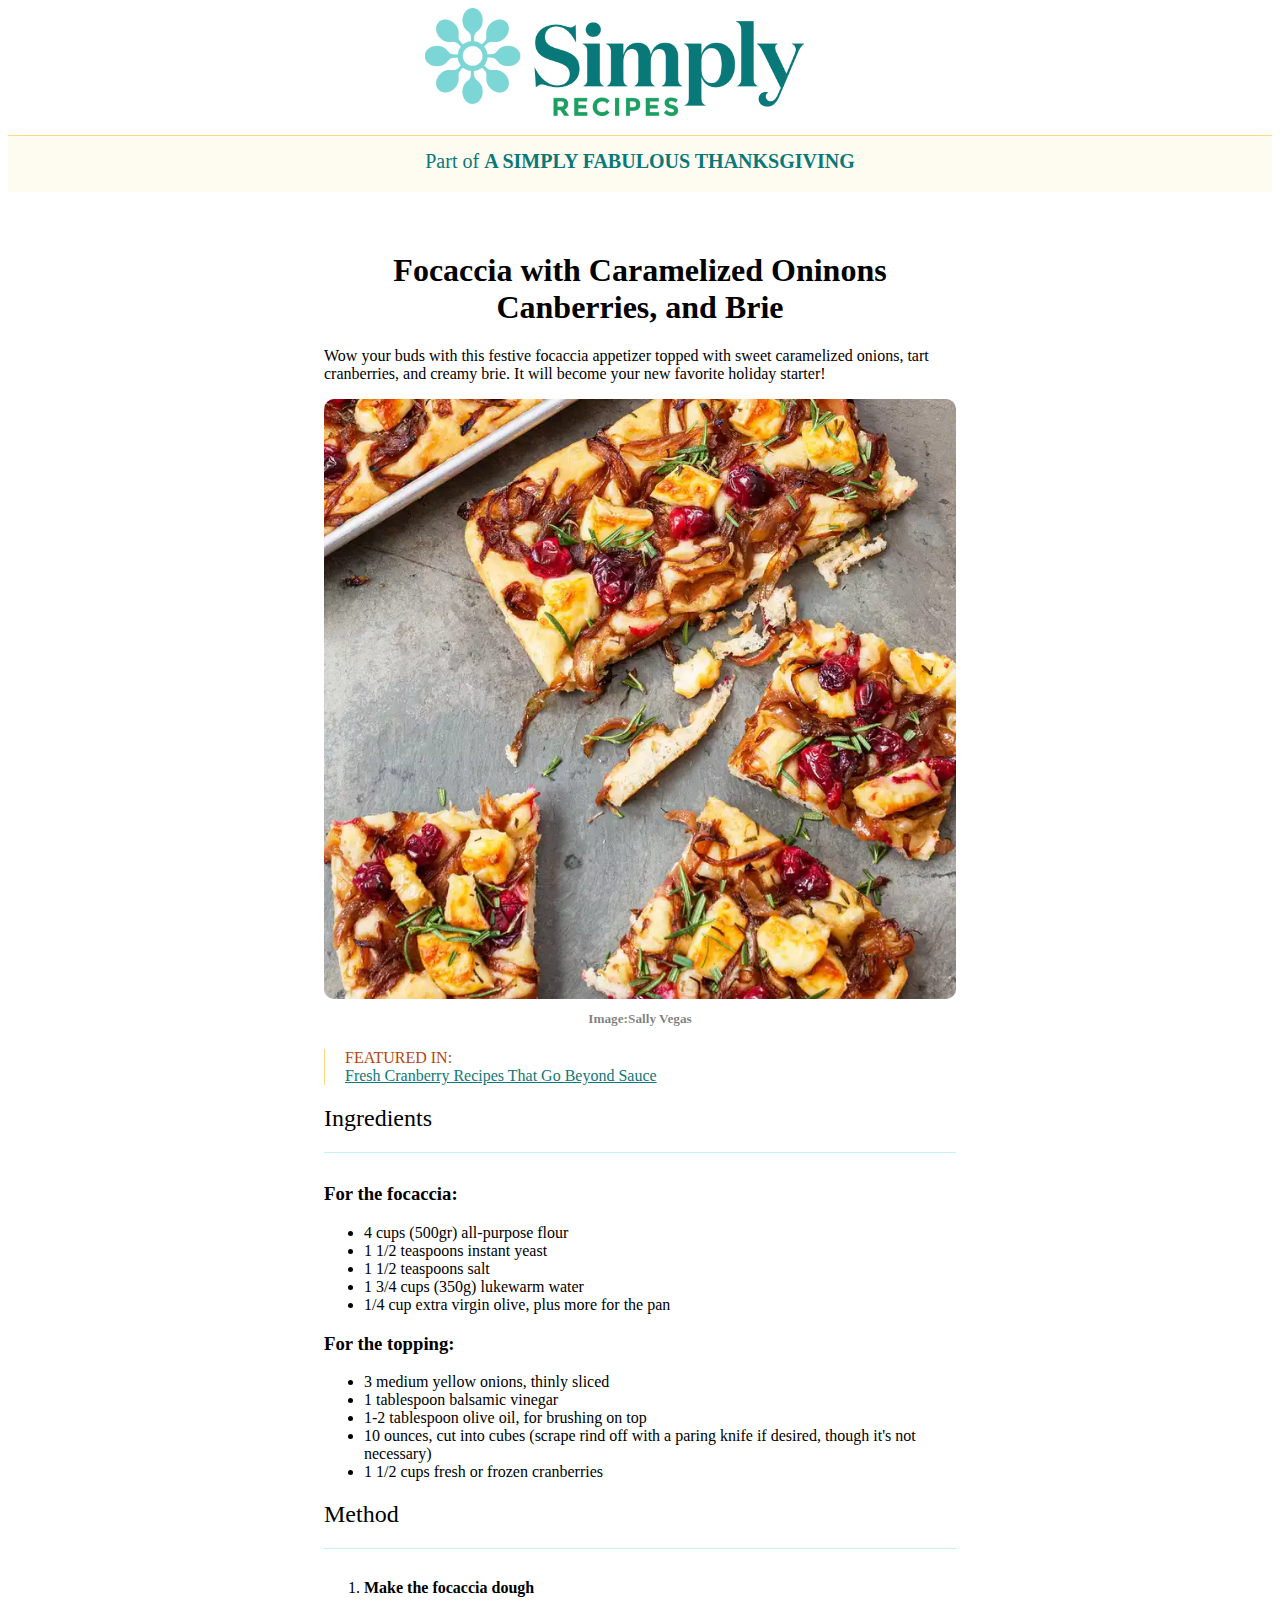
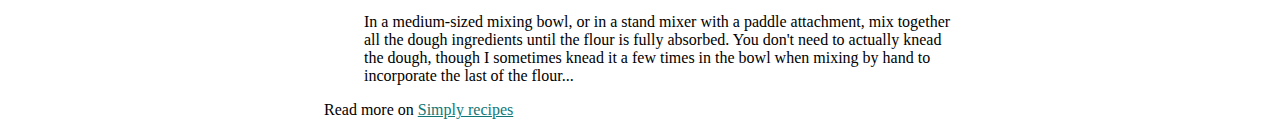
<file: Articolo focaccia 3-12/index.html>
<!DOCTYPE html>
<html lang="it">
<head>
    <title>Primo esercizio</title>
    <link rel="stylesheet" href="style.css">
</head>
<body>
    <!-- Logo  -->
     <header>
        <img src="img/logo.png" alt="logo sito web" id="logo">
     </header>

     <!-- Nav -->
      <nav id="nav">
        <p>Part of <span>A SIMPLY FABULOUS THANKSGIVING</span></p>
      </nav>

      <main>
        <h1 id="titolo">Focaccia with Caramelized Oninons Canberries, and Brie</h1>

        <p id="descrizione">Wow your buds with this festive focaccia appetizer topped with sweet caramelized onions, tart cranberries, and creamy brie. It will become your new favorite holiday starter!</p>

        <div>
          <img src="./img/focaccia.webp" alt="focaccia" id="focaccia">
        </div>

        <h5>Image:Sally Vegas</h5>

        <div class="sezione">
          <span id="featured">FEATURED IN:</span>
          <a href="#" id="indirizzo">
            Fresh Cranberry Recipes That Go Beyond Sauce 
          </a>
        </div>

        <!-- Ingredienti -->
        <div class="ingredienti">
          <h2>Ingredients</h2>

          <!-- Focaccia -->
          <h3>For the focaccia:</h3>
          <ul>
            <li>4 cups (500gr) all-purpose flour</li>
            <li>1 1/2 teaspoons instant yeast</li>
            <li>1 1/2 teaspoons salt</li>
            <li>1 3/4 cups (350g) lukewarm water</li>
            <li>1/4 cup extra virgin olive, plus more for the pan</li>
          </ul>

          <!-- Top -->
          <h3>For the topping:</h3>
          <ul>
            <li>3 medium yellow onions, thinly sliced</li>
            <li>1 tablespoon balsamic vinegar</li>
            <li>1-2 tablespoon olive oil, for brushing on top</li>
            <li>10 ounces, cut into cubes (scrape rind off with a paring knife if desired, though it's not necessary)</li>
            <li>1 1/2 cups fresh or frozen cranberries</li>
          </ul>
        </div>

        <!-- Metodo -->
        <div>
          <h2>Method</h2>
        </div>
        <ol>
          <li>
            <p class="makefocaccia">Make the focaccia dough</p>
            <p>In a medium-sized mixing bowl, or in a stand mixer with a paddle attachment, mix together all the dough ingredients until the flour is fully absorbed. You don't need to actually knead the dough, though I sometimes knead it a few times in the bowl when mixing by hand to incorporate the last of the flour...</p>
          </li>
        </ol>
      </main>

      <footer>
        <p>Read more on
          <a href="https://www.simplyrecipes.com/recipes/focaccia_with_caramelized_onions_cranberries_and_brie/"> Simply recipes</a>
        </p>
      </footer>

</body>
</html>
</file>
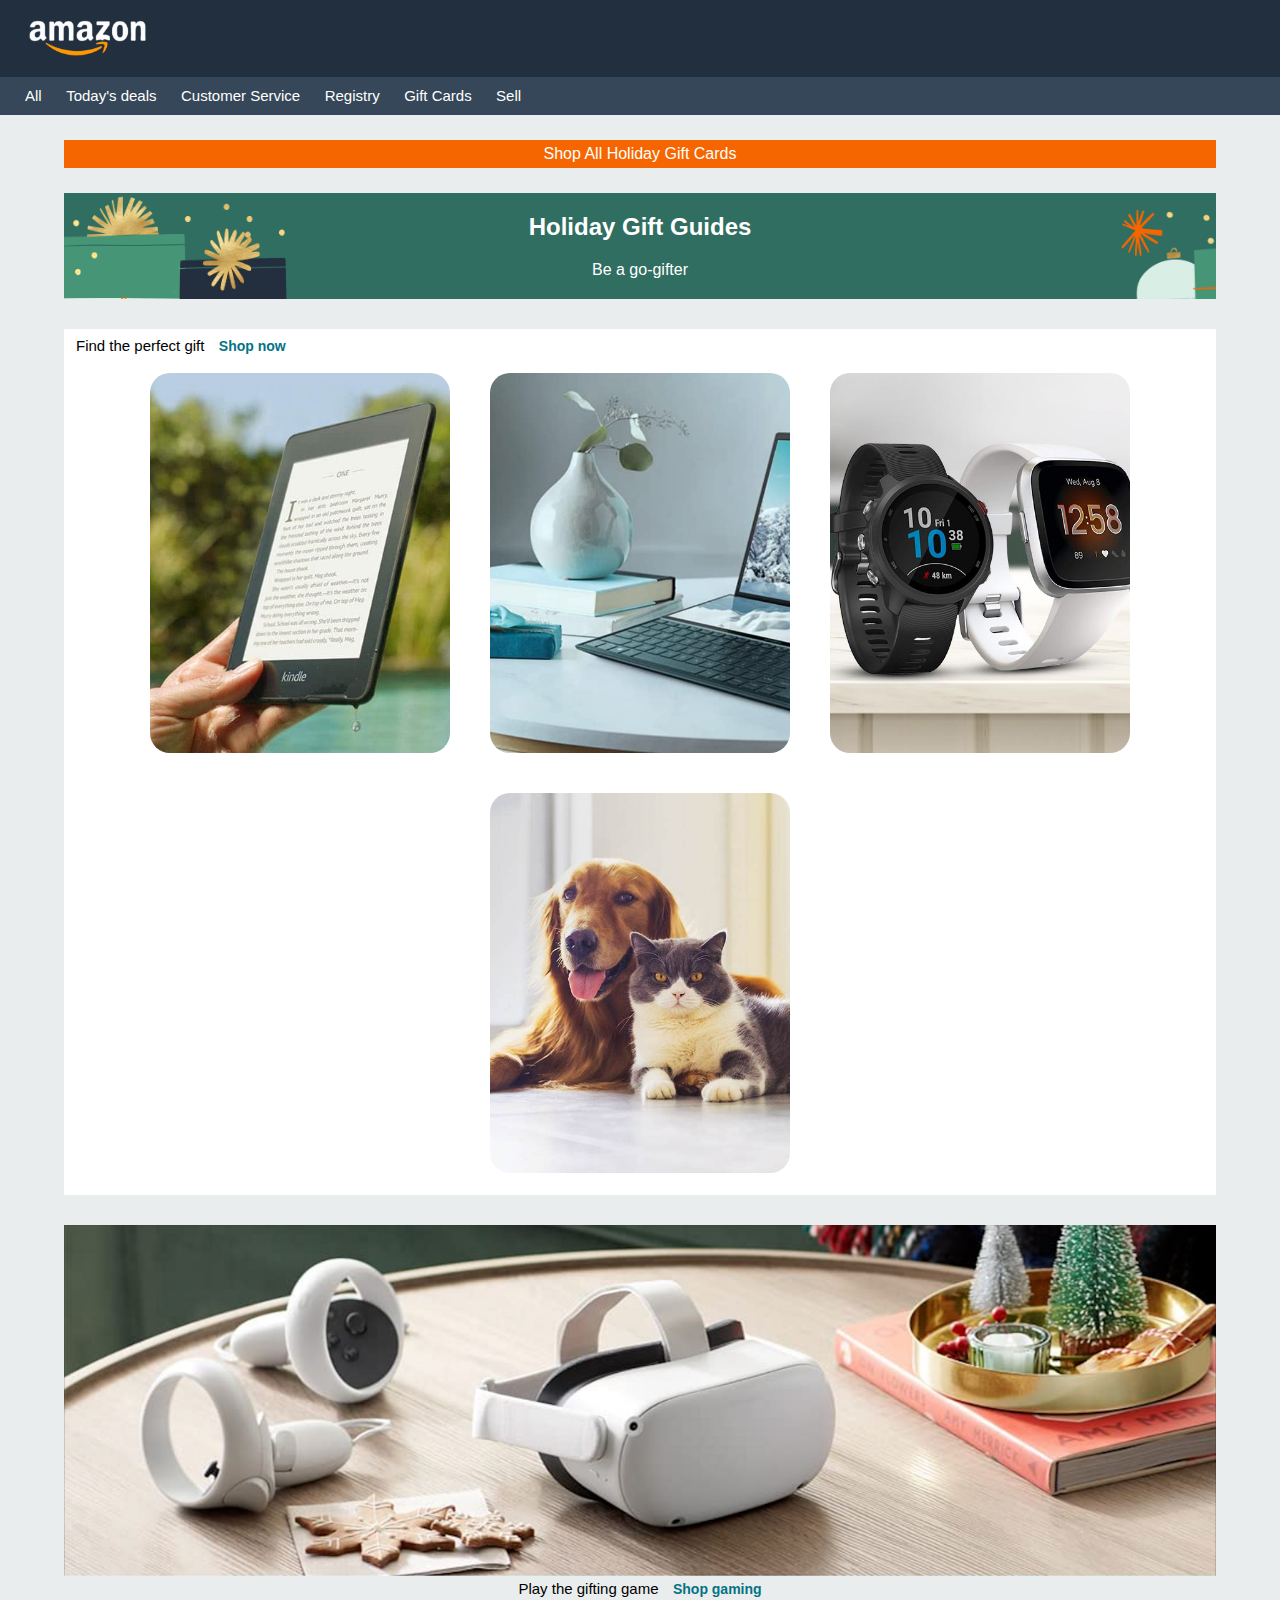
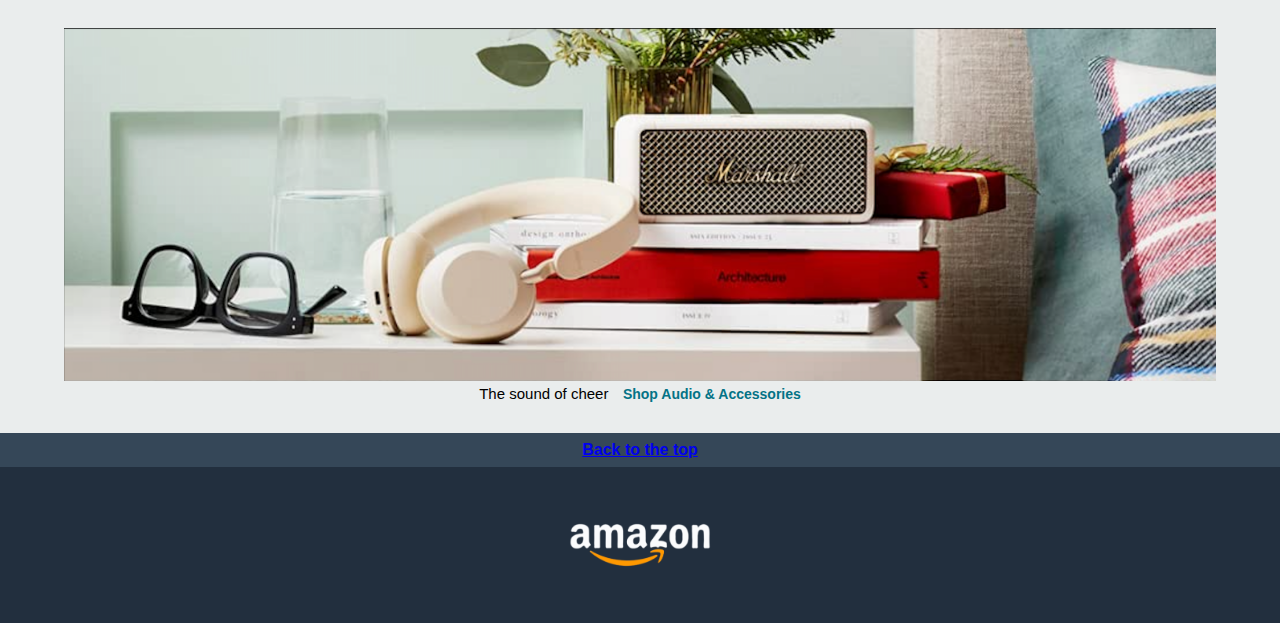
<file: Clone Amazon 6-12/index.html>
<!DOCTYPE html>
<html lang="it">

<head>
    <title>Amazon Clone</title>
    <link rel="stylesheet" href="style.css">
</head>

<body>

    <!-- Testa della pagina -->
    <header>
        <div class="logo-container">
            <img src="./img/logo.png" alt="logo amazon" id="logo">
        </div>

        <!-- Barra navigazione -->
        <nav>
            <a href="#">All</a>
            <a href="#">Today's deals</a>
            <a href="#">Customer Service</a>
            <a href="#">Registry</a>
            <a href="#">Gift Cards</a>
            <a href="#">Sell</a>
        </nav>
    </header>

    <!-- Contenuto principale -->
    <main>

        <!-- Gif card -->
        <div id="gift">
            <p>Shop All Holiday Gift Cards</p>
        </div>
        <div id="holiday">
            <h2>Holiday Gift Guides</h2>
            <p>Be a go-gifter</p>
        </div>

        <!-- Perfect gift -->
        <section id="gift-container">
            <div class="container">
                <div class="titol-container">
                    <span class="title">Find the perfect gift</span>
                    <span class="sub-title">Shop now</span>
                </div>
                <img src="./img/img_1.jpg" alt="Kindle" class="img">
                <img src="./img/img_2.jpg" alt="Elemneti desing" class="img">
                <img src="./img/img_3.jpg" alt="Smart watch" class="img">
                <img src="./img/img_4.jpg" alt="Cane e gatto" class="img">
            </div>
        </section>

        <!-- Gifting game -->
        <section>
            <div class="second-container">
                <img src="./img/img_9.png" alt="Virtual Reality accessories" class="second-img">
                <span class="title">Play the gifting game</span>
                <span class="sub-title">Shop gaming</span>
            </div>

        </section>
        <!-- Sound of cheer -->
        <section>
            <div class="second-container">
                <img src="./img/img_10.png" alt="Music and relax objects" class="second-img">
                <span class="title">The sound of cheer</span>
                <span class="sub-title">Shop Audio & Accessories</span>
            </div>
        </section>
    </main>

    <!-- Fine -->
    <footer>
        <!-- Back to the top -->
        <div class="top">
            <a href="#" class="no-visited">Back to the top </a>
        </div>

        <!-- Logo -->
        <div class="container-logo-finale">
            <img src="./img/logo.png" alt="Logo Amazon" id="logo-finale">
        </div>
    </footer>




</body>

</html>
</file>
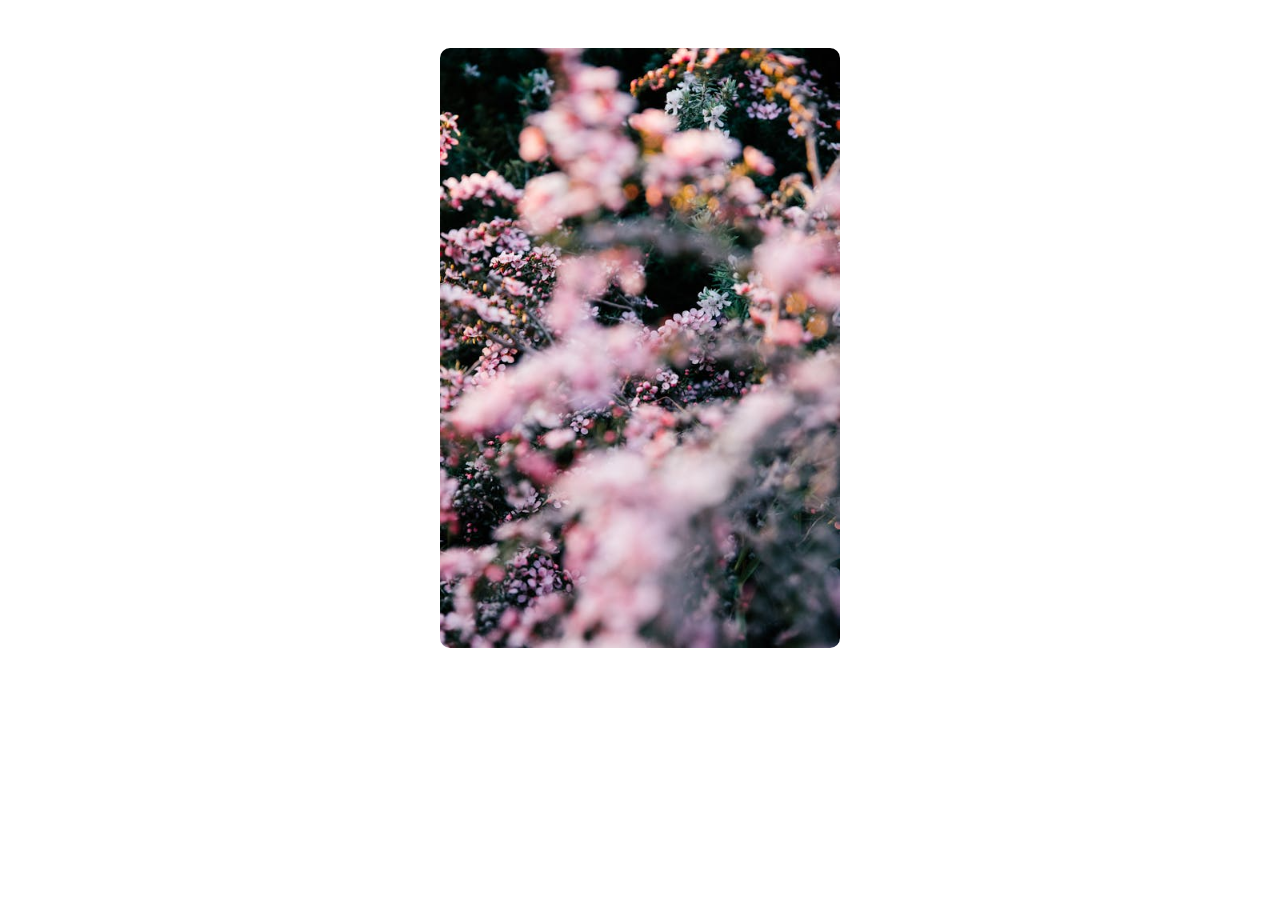
<file: W2D1/index.html>
<!DOCTYPE html>
<html lang="en">
<head>
    <title>Pinterest clone</title>
    <link rel="stylesheet" href="https://cdnjs.cloudflare.com/ajax/libs/font-awesome/6.0.0-beta3/css/all.min.css">
    <link rel="stylesheet" href="style.css">
</head>
<body>
    <div class="card-container">
        <img src="./img/nature.jpeg" alt="campo fiorito">
        <div>
            <button class="top-button">Save</button>
        </div>

        <div class="bottom-button">
            <div class="btn"><i class="fa-solid fa-arrow-right"><span id="name">westwingn...</span></i></div>
            <div class="btn-share"><i class="fa-solid fa-arrow-up-from-bracket" id="share"></i></div>
            <div class="btn-points"><i class="fa-solid fa-ellipsis"></i></div>
         </div>

    </div>
</body>
</html>
</file>
<file: Articolo focaccia 3-12/style.css>
#logo {
    width: 30%;
    margin-left: 33%;
}

#nav {
    text-align: center;
    background-color: #fefbf1;
    padding: 8px;
    margin-top: 15px;
    border-top: 1px solid #ffd977;
    height: 40px;
}

#nav p {
    font-size: 20px;
    color: rgb(8 120 120);
    margin: 6px;

}

#nav p span {
    font-weight: 900;
}

main {
    width: 50%;
    text-align: left;
    margin: auto;
}

#titolo {
    text-align: center;
    margin-top: 60px;
}

#focaccia {
    width: 100%;
    height: 600px;
    border-radius: 10px;
    object-fit: cover;
}

h5 {
    color: rgba(0, 0, 0, 0.5);
    text-align: center;
    margin-top: 8px;
}

#featured {
    display: block;
    color: #b5460f;
}

#indirizzo {
    color: #177;
}

.sezione {
    border-left: 1px solid #ffd977;
    padding-left: 20px;
    margin-top: 20px;
}

div h2 {
    border-bottom: 1px solid rgb(197, 243, 243);
    padding-bottom: 20px;
    margin-bottom: 30px;
    font-weight: 300;
}

.makefocaccia {
    font-weight: 600;
}

footer {
    margin: auto;
    text-align: left;
    width: 50%;
}

footer a {
    color: #177
}
</file>
<file: Clone Amazon 6-12/style.css>
*{
    margin: 0;
    padding: 0;
    box-sizing: border-box;
}

body{
    background-color: #EAEDED;
    font-family: Arial, Helvetica, sans-serif;
}

header{
    background-color: #222F3E;
    padding-top: 15px;
}

#logo{
    width: 150px;
    padding-left: 25px;
}

nav{
    background-color: #354758;
    margin-top: 15px;
    padding: 10px 15px;
}

nav a {
    color: white;
    text-decoration: none;
    font-size: 15px;
    font-weight: 300;
    padding: 0 10px;
}

main{
    width: 90%;
    margin: 0 auto;
}
#gift{
    background-color: #F56600;
    text-align: center;
    margin: 25px 0;
    padding: 5px;
}

#gift p{
    color: white;
}

#holiday{
    text-align: center;
    color: white;
    background-image: url(./img/bg-image.png);
    padding: 20px;
}

#holiday h2{
    margin-bottom: 20px;
}

#gift-container {
    margin-top: 30px;
    background-color: white;
}

.title{
    font-size: 15px;
}

.sub-title{
    color: #047386;
    font-size: 14px;
    font-weight: 600;
    padding-left: 10px;
    text-decoration: none;
}

.titol-container{
    text-align: left;
    padding: 8px 8px 0px 12px;
}

.container{
    width: 100%;
    text-align: center;
}

.img{
    width: 300px;
    height: 380px;
    margin: 18px;
    border-radius: 20px;
    object-fit: cover;
}

.second-container{
    text-align: center;
    margin-top: 30px
}

.second-img{
    width: 100%;
}

footer{
    width: 100%;
    text-align: center;
    margin-top: 30px;
}

.top{
    background-color: #354758;
    padding: 8px;
    color: white;
    font-weight: 600;
}

a.no-visited:visited{
    color: inherit;
}

.container-logo-finale{
    background-color: #222F3E;
    margin: 0 auto;
    position: relative;
}

#logo-finale{
    width: 250px;
    padding: 50px;
}
</file>
<file: W2D1/style.css>
body{
    display: flex;
    justify-content: center;
    align-items: center;
    font-family: Verdana, Geneva, Tahoma, sans-serif;
}

.card-container{
    width:  400px;
    height: 600px;
    position: relative;
}

.card-container img{
    width: 100%;
    height: 100%;
    object-fit: cover;
    border-radius: 10px;
    margin-top: 40px;
    overflow: hidden;
}

.top-button{
    background-color: red;
    color: white;
    position: absolute;
    top: 60px;
    right: 20px;
    padding: 15px;
    font-weight: 400;
    border-radius: 50px;
    border: none;
    font-size: 25px;
    cursor: pointer;
    display: none;
    transition: top 0.5s ease;
}

.card-container:hover .top-button{
    display: block;
}

.top-button:active{
    transform: scale(1.1);
}

#name{
   margin-left: 50%;
    font-family: Verdana, Geneva, Tahoma, sans-serif;
}

.bottom-button{
    position: absolute;
    bottom: -25px;
    left: 20px;
    display: flex;
    justify-content: space-;
    gap: 10px;
    display: none;
}

.btn{
    background-color: white;
    opacity: 0.8;
    width: 250px;
    padding: 10px;
    border-radius: 50px;
    cursor: pointer;
}

.btn-share{
    background-color: white;
    opacity: 0.8;
    padding: 10px;
    width: 15px;
    border-radius: 50px;
    cursor: pointer;
}

.btn-points{
    background-color: white;
    opacity: 0.8;
    padding: 10px;
    width: 15px;
    border-radius: 50px;
    cursor: pointer;
}

.card-container:hover .bottom-button{
    display: flex;
}

.btn:active {
    transform: scale(1.1);
}

.btn-points:active{
    transform: scale(1.1);
}

.btn-share:active{
    transform: scale(1.1);
}
</file>
